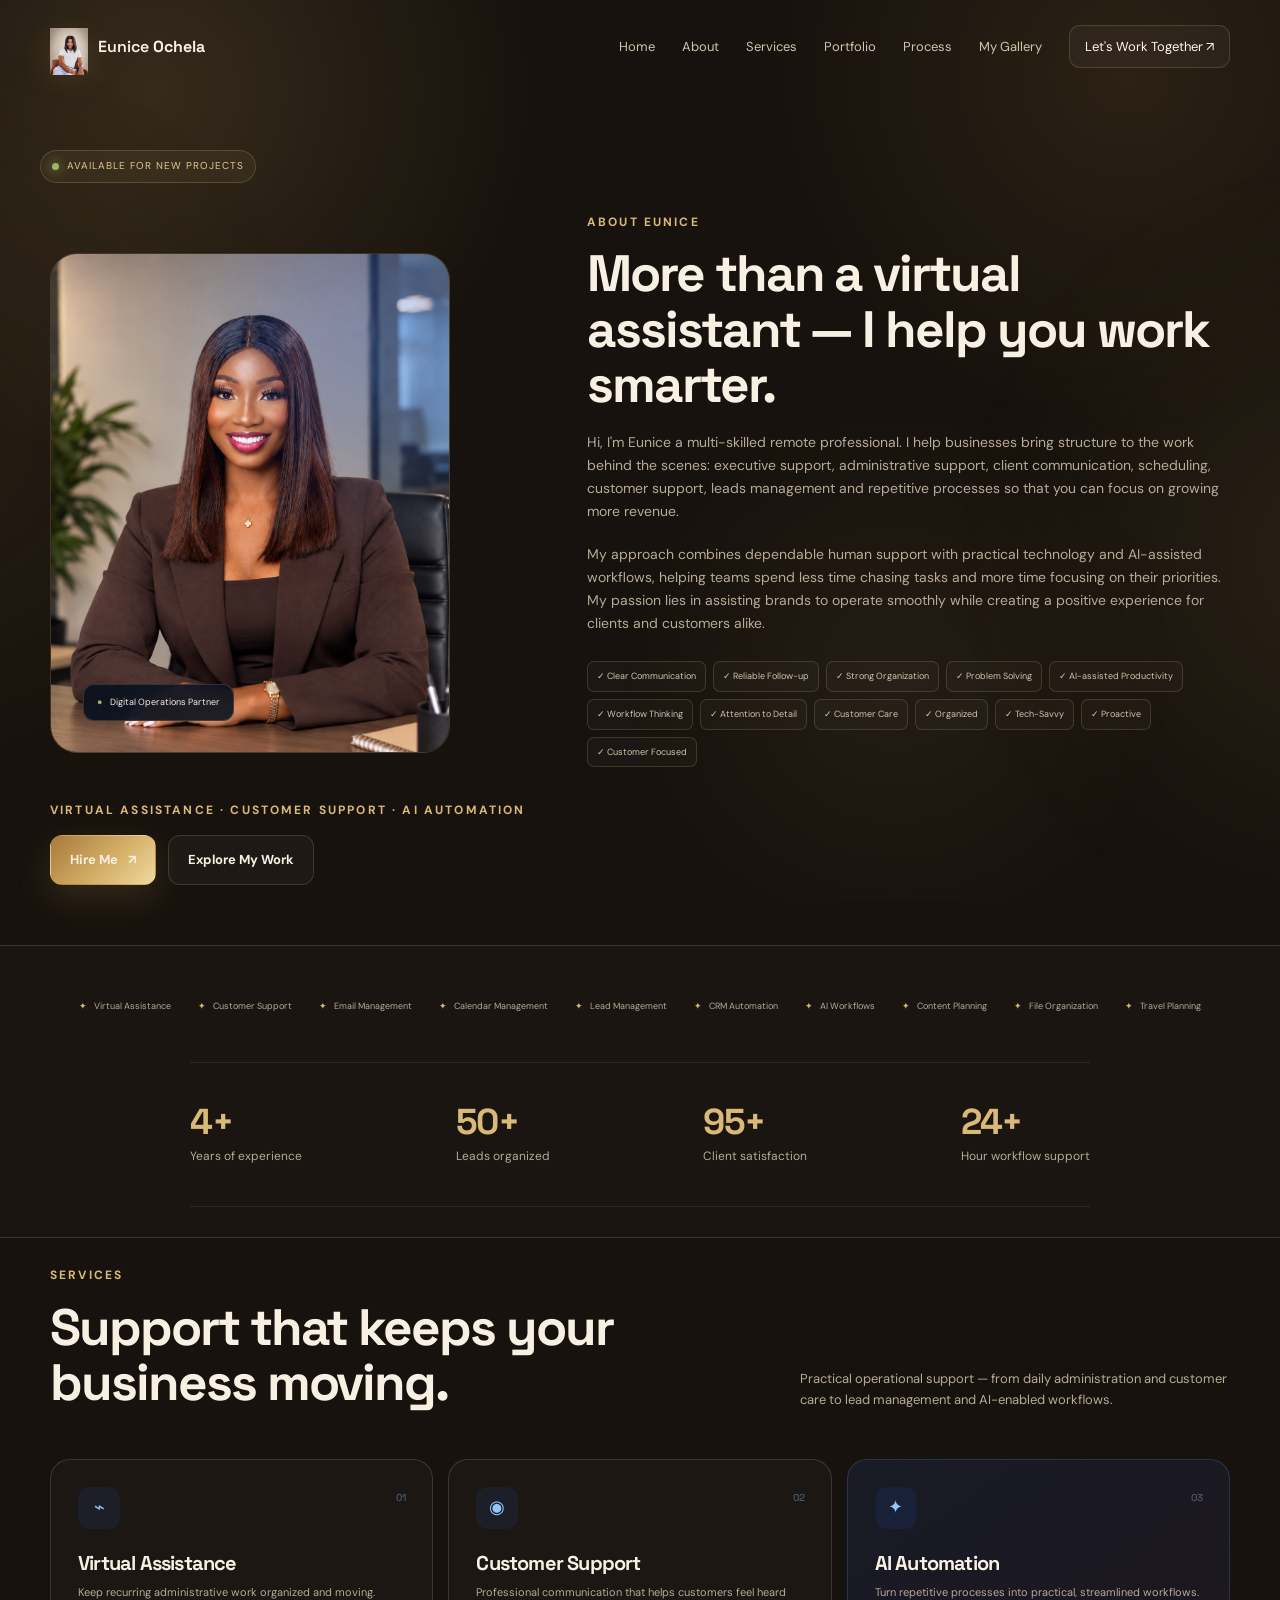
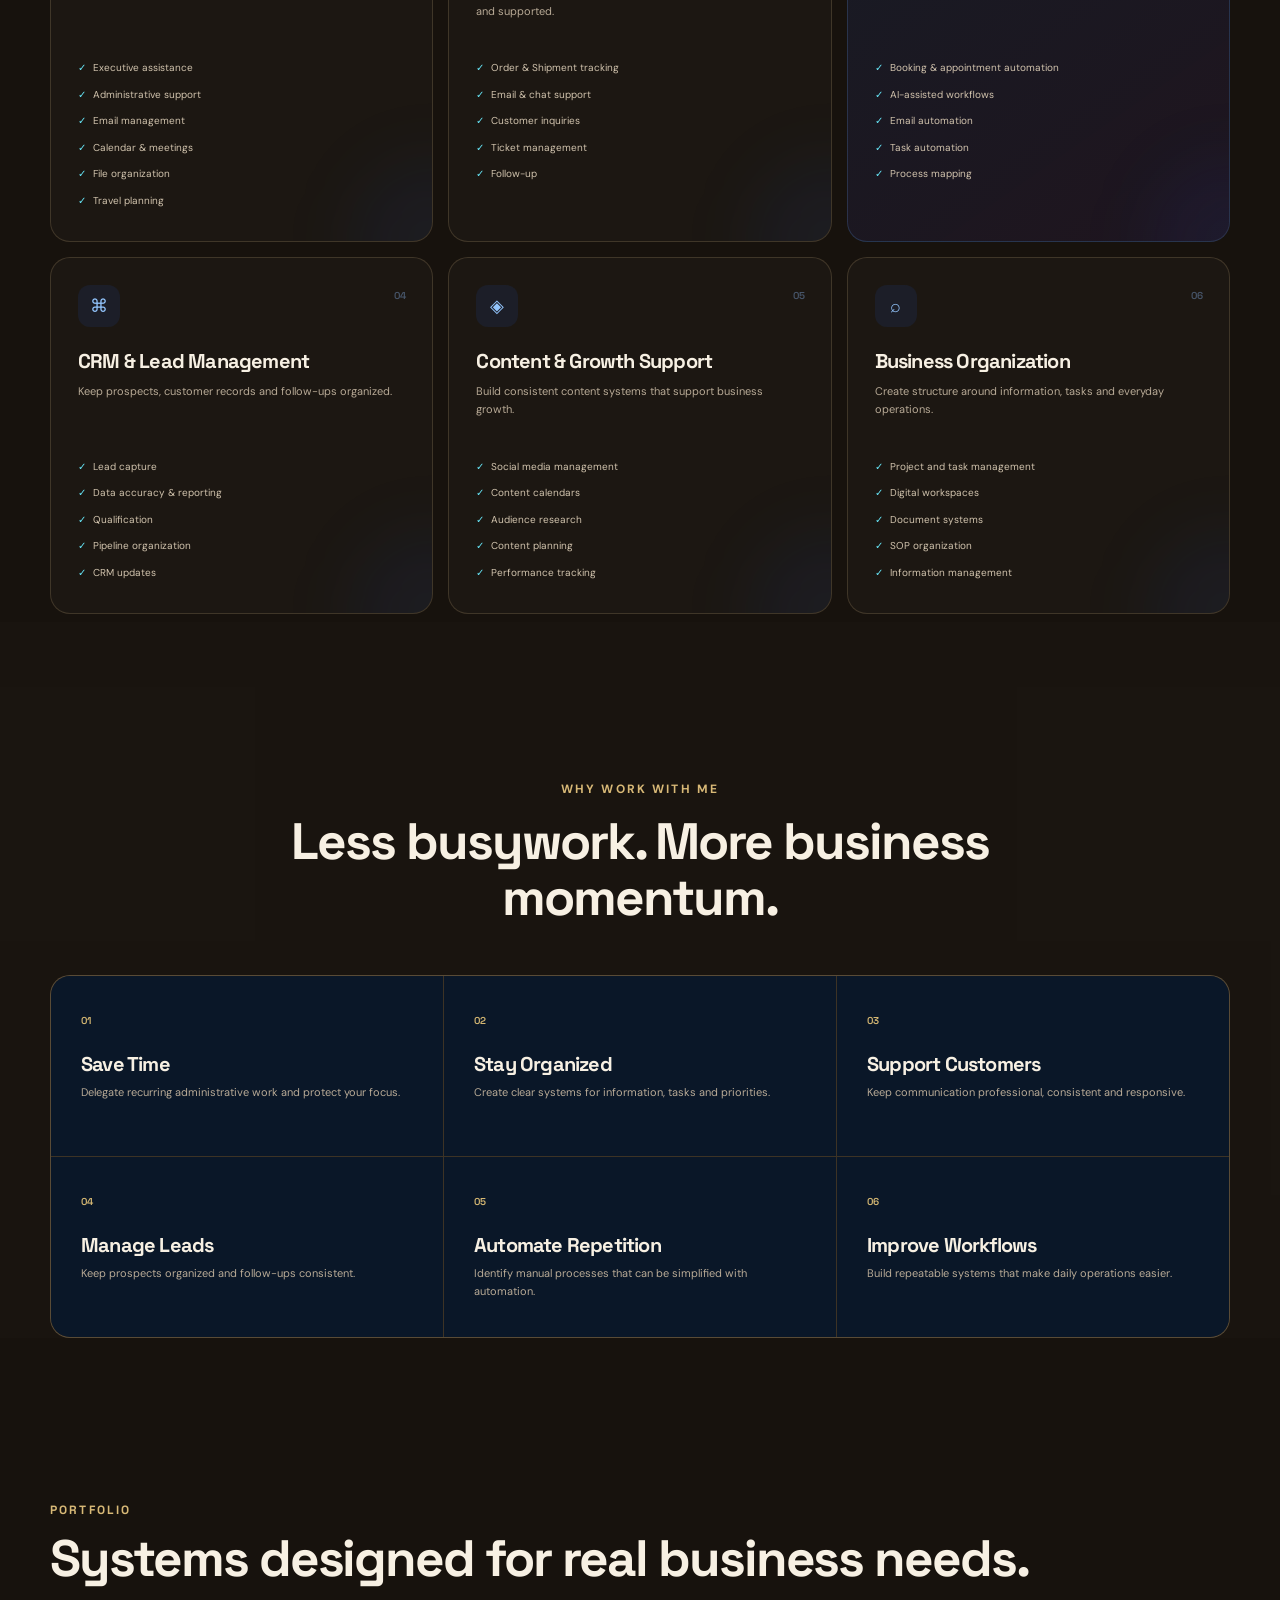
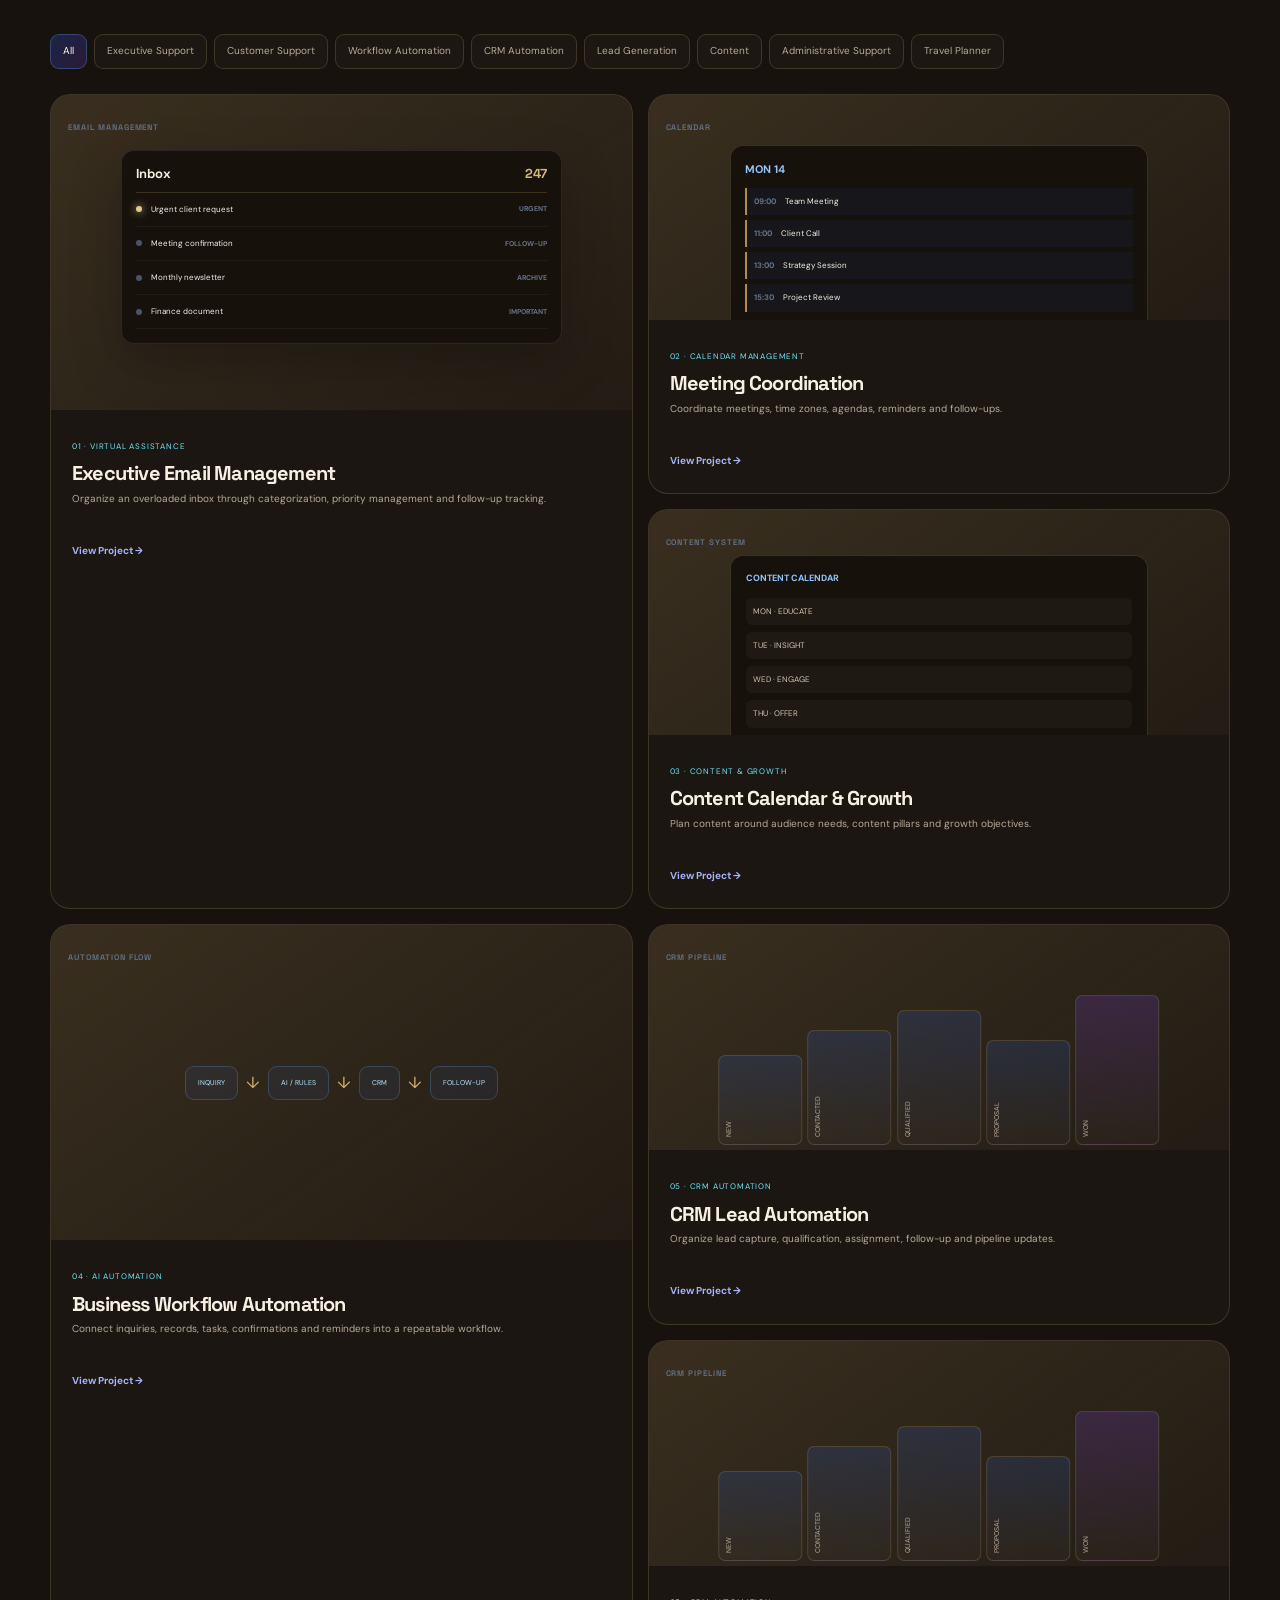
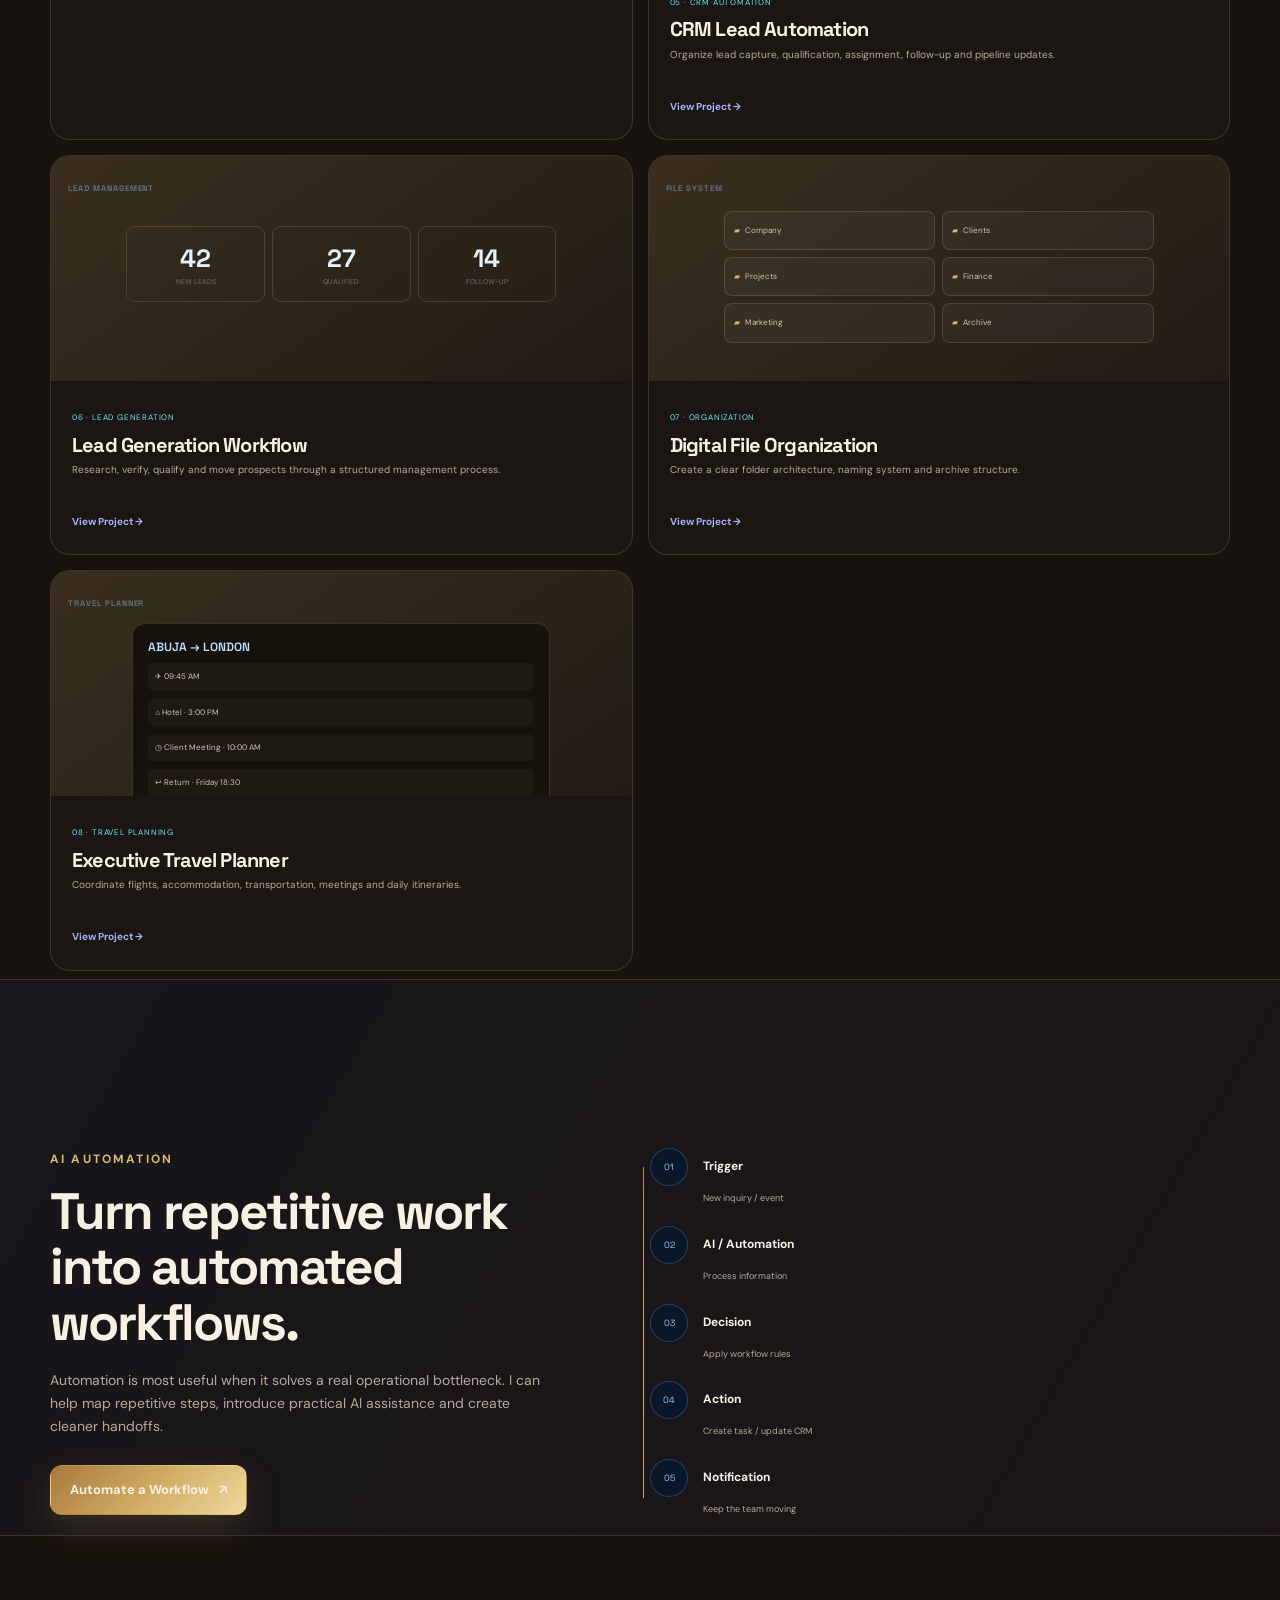
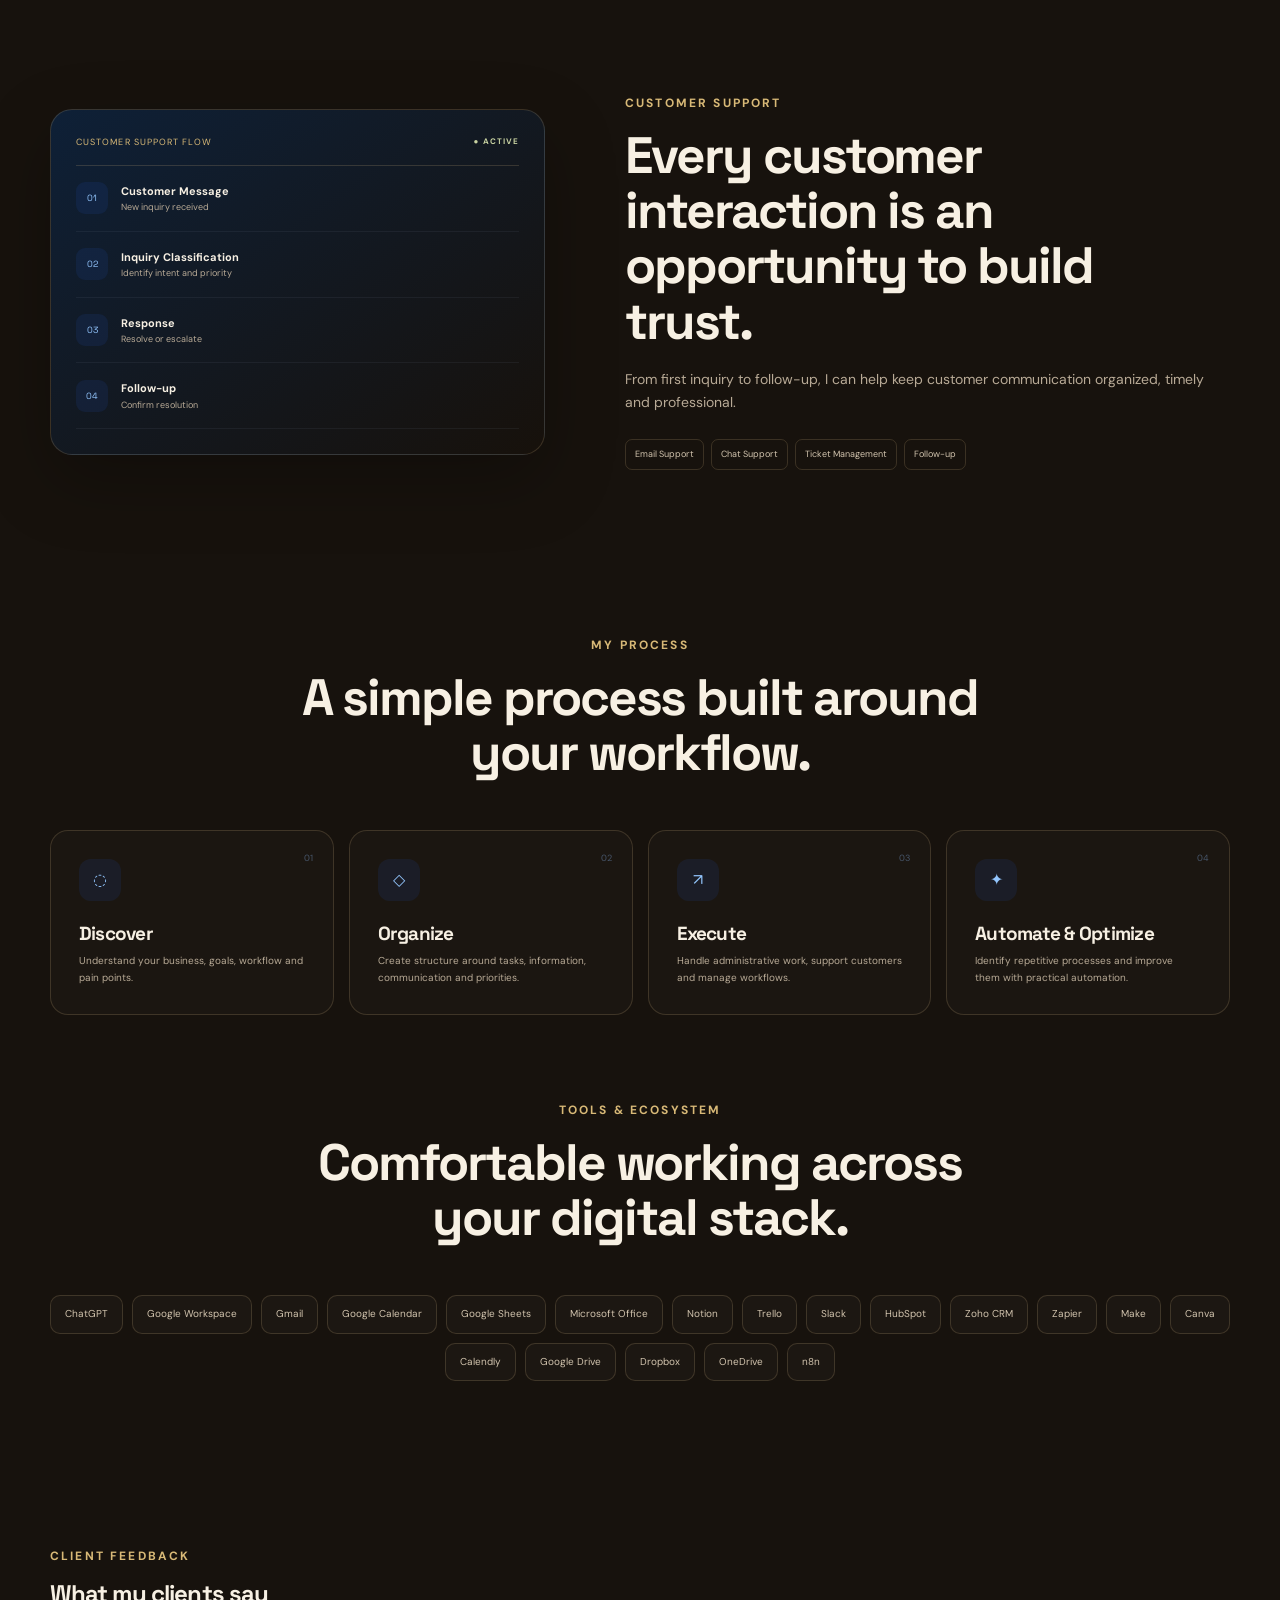
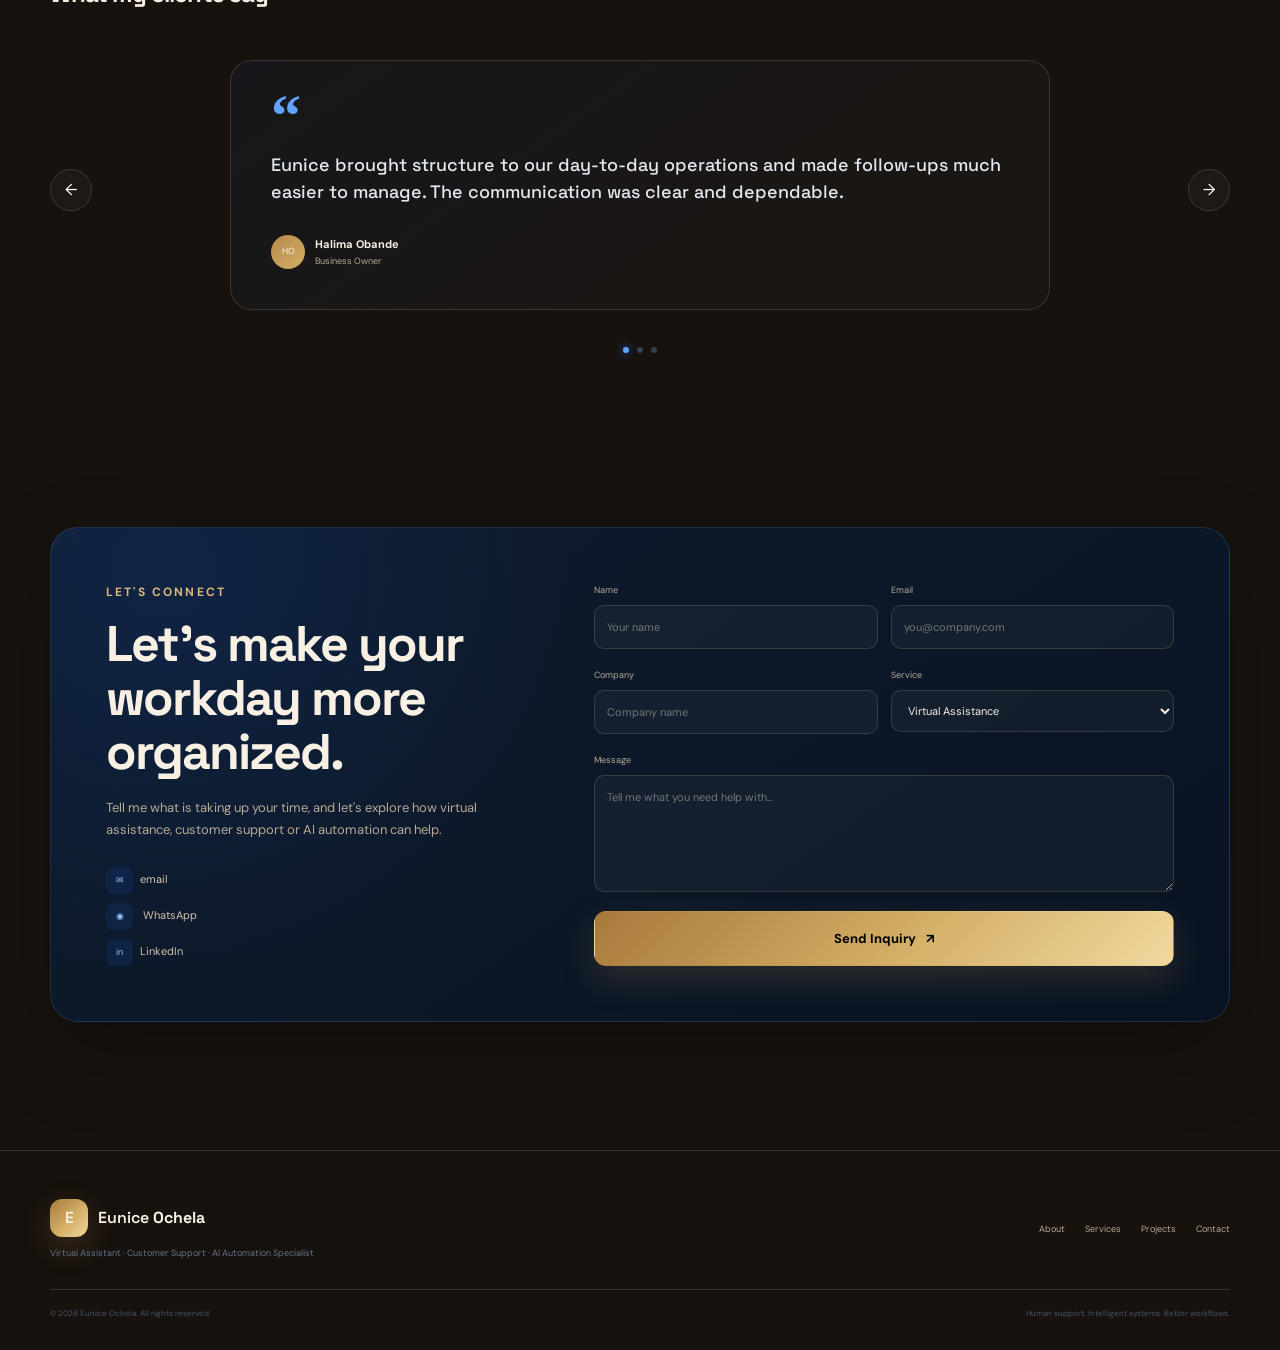
<file: index.html>
<!DOCTYPE html>
<html lang="en">
<head>
  <meta charset="UTF-8">
  <meta name="viewport" content="width=device-width, initial-scale=1.0">
  <meta name="description" content="Eunice Ochela — Virtual Assistant, Customer Support and AI Automation Specialist helping businesses stay organized, support customers and streamline repetitive workflows.">
  <meta name="author" content="Eunice Ochela">
  <meta property="og:title" content="Eunice Ochela | Virtual Assistant & AI Automation Specialist">
  <meta property="og:description" content="Virtual assistance, customer support, lead management and AI-powered workflow automation.">
  <meta property="og:type" content="website">
  <title>Eunice Ochela | Virtual Assistant & AI Automation Specialist</title>
  <link rel="icon" href="images/favicon.svg" type="image/svg+xml">
  <link rel="preconnect" href="https://fonts.googleapis.com">
  <link rel="preconnect" href="https://fonts.gstatic.com" crossorigin>
  <link href="https://fonts.googleapis.com/css2?family=DM+Sans:wght@400;500;600;700&family=Space+Grotesk:wght@500;600;700&display=swap" rel="stylesheet">
  <link rel="stylesheet" href="css/style.css">
</head>
<body>
  <div class="bg-glow glow-a"></div>
  <div class="bg-glow glow-b"></div>

  <header class="navbar" id="navbar">
    <div class="container nav-inner">
      <a href="#home" class="brand"><span class="brand-mark"><img src="./images/enebo.jpeg" alt=""></span><span>Eunice <b>Ochela</b></span></a>
      <button class="menu-toggle" id="menuToggle" aria-label="Open navigation" aria-expanded="false">
        <span></span><span></span><span></span>
      </button>
      <nav class="nav-links" id="navLinks">
        <a href="#home">Home</a><a href="#about">About</a><a href="#services">Services</a>
        <a href="#projects">Portfolio</a><a href="#process">Process</a></a><a href="./gallery.html">My Gallery</a>
        <a class="nav-cta" href="#contact">Let's Work Together <span>↗</span></a>
      </nav>
    </div>
  </header>

  <main>
</div>
    <section class="section" id="about">
      <div class="availability"><i></i> Available for new projects</div>
      <div class="container about-grid">
        <div class="profile-card reveal">
          
            <img src="./images/ChatGPT Image Sep 27, 2026, 09_52_46 PM.png" alt="">
        
          <div class="profile-label"><i>●</i> Digital Operations Partner</div>
          <div class="profile-glow"></div>
        </div>
        
        <div class="section-copy reveal">
          <p class="eyebrow">ABOUT EUNICE</p>
          <h2>More than a virtual assistant — I help you work smarter.</span></h2>
          <p>Hi, I'm Eunice a multi-skilled remote professional. I help businesses bring structure to the work behind the scenes: executive support, administrative support, client communication, scheduling, customer support, leads management and repetitive processes so that you can focus on growing more revenue.</p>
          <p>My approach combines dependable human support with practical technology and AI-assisted workflows, helping teams spend less time chasing tasks and more time focusing on their priorities. My passion lies in assisting brands to operate smoothly while creating a positive experience for clients and customers alike.</p>
          <div class="quality-list">
            <span>✓ Clear Communication</span><span>✓ Reliable Follow-up</span><span>✓ Strong Organization</span>
            <span>✓ Problem Solving</span><span>✓ AI-assisted Productivity</span><span>✓ Workflow Thinking</span>
            <span>✓ Attention to Detail</span><span>✓ Customer Care</span><span>✓ Organized</span><span>✓ Tech-Savvy</span>
            <span>✓ Proactive</span><span>✓ Customer Focused</span>
          </div>
          
        </div>
      </div>
    </section>

    <!-- possible removal -->
    <!-- <section class="hero section" id="home" style="z-index: 100;"> -->
      <div class="container hero-grid">
        <div class="hero-copy reveal">
          <p class="eyebrow">VIRTUAL ASSISTANCE · CUSTOMER SUPPORT · AI AUTOMATION</p>
          </p>
          <div class="hero-actions">
            <a href="#contact" class="btn primary">Hire Me <span>↗</span></a>
            <a href="#projects" class="btn ghost">Explore My Work</a>
          </div>
        </div>
    </div>
    <br><br>
  <!-- </section> -->
    <section class="capability-strip">
     <br> 
      <div class="container capability-inner">
        <span>Virtual Assistance</span><span>Customer Support</span><span>Email Management</span><span>Calendar Management</span>
        <span>Lead Management</span><span>CRM Automation</span><span>AI Workflows</span><span>Content Planning</span>
        <span>File Organization</span><span>Travel Planning</span>
      </div>

    <div class="container stats-row">
  <div class="stat">
    <h3>4+</h3>
    <p>Years of experience</p>
  </div>
  <div class="stat">
    <h3>50+</h3>
    <p>Leads organized</p>
  </div>
  <div class="stat">
    <h3>95+</h3>
    <p>Client satisfaction</p>
  </div>
  <div class="stat">
    <h3>24+</h3>
    <p>Hour workflow support</p>
  </div>
  </section>

    <section class="section services-section" id="services", style="padding-top: 20px;">
      <div class="container">
        <div class="heading-row reveal">
          <div><p class="eyebrow">SERVICES</p><h2>Support that keeps your business moving.</span></h2></div>
          <p>Practical operational support — from daily administration and customer care to lead management and AI-enabled workflows.</p>
        </div>
        <div class="services-grid">
          <article class="service-card reveal"><div class="icon">⌁</div><small>01</small><h3>Virtual Assistance</h3><p>Keep recurring administrative work organized and moving.</p><ul><li>Executive assistance</li><li>Administrative support</li><li>Email management</li><li>Calendar & meetings</li><li>File organization</li><li>Travel planning</li></ul></article>
          <article class="service-card reveal"><div class="icon">◉</div><small>02</small><h3>Customer Support</h3><p>Professional communication that helps customers feel heard and supported.</p><ul><li>Order & Shipment tracking</li><li>Email & chat support</li><li>Customer inquiries</li><li>Ticket management</li><li>Follow-up</li></ul></article>
          <article class="service-card featured reveal"><div class="icon">✦</div><small>03</small><h3>AI Automation</h3><p>Turn repetitive processes into practical, streamlined workflows.</p><ul><li>Booking & appointment automation</li><li>AI-assisted workflows</li><li>Email automation</li><li>Task automation</li><li>Process mapping</li></ul></article>
          <article class="service-card reveal"><div class="icon">⌘</div><small>04</small><h3>CRM & Lead Management</h3><p>Keep prospects, customer records and follow-ups organized.</p><ul><li>Lead capture</li><li>Data accuracy & reporting</li><li>Qualification</li><li>Pipeline organization</li><li>CRM updates</li></ul></article>
          <article class="service-card reveal"><div class="icon">◈</div><small>05</small><h3>Content & Growth Support</h3><p>Build consistent content systems that support business growth.</p><ul><li>Social media management</li><li>Content calendars</li><li>Audience research</li><li>Content planning</li><li>Performance tracking</li></ul></article>
          <article class="service-card reveal"><div class="icon">⌕</div><small>06</small><h3>Business Organization</h3><p>Create structure around information, tasks and everyday operations.</p><ul><li>Project and task management</li><li>Digital workspaces</li><li>Document systems</li><li>SOP organization</li><li>Information management</li></ul></article>
        </div>
      </div>
    </section>

    <section class="section why-section">
      <div class="container">
        <div class="center-heading reveal"><p class="eyebrow">WHY WORK WITH ME</p><h2>Less busywork. More business momentum.</span></h2></div>
        <div class="why-grid">
          <div class="why-card reveal"><span>01</span><h3>Save Time</h3><p>Delegate recurring administrative work and protect your focus.</p></div>
          <div class="why-card reveal"><span>02</span><h3>Stay Organized</h3><p>Create clear systems for information, tasks and priorities.</p></div>
          <div class="why-card reveal"><span>03</span><h3>Support Customers</h3><p>Keep communication professional, consistent and responsive.</p></div>
          <div class="why-card reveal"><span>04</span><h3>Manage Leads</h3><p>Keep prospects organized and follow-ups consistent.</p></div>
          <div class="why-card reveal"><span>05</span><h3>Automate Repetition</h3><p>Identify manual processes that can be simplified with automation.</p></div>
          <div class="why-card reveal"><span>06</span><h3>Improve Workflows</h3><p>Build repeatable systems that make daily operations easier.</p></div>
        </div>
      </div>
    </section>

    <section class="section projects-section" id="projects">
      <div class="container">
        <div class="heading-row reveal">
          <div><h3 class="eyebrow">PORTFOLIO</h3><h2>Systems designed for real business needs.</span></h2></div>
          <p></p>
        </div>

        <div class="filters" id="filters">
          <button class="filter active" data-filter="all" id="all">All</button>
          <button class="filter" data-filter="virtual" id="executive">Executive Support</button>
          <button class="filter" data-filter="support" id="customer">Customer Support</button>
          <button class="filter" data-filter="automation" id="workflow">Workflow Automation</button>
           <button class="filter" data-filter="crm" id="crm">CRM Automation</button>
          <button class="filter" data-filter="lead" id="lead">Lead Generation</button>
          <button class="filter" data-filter="content" id="content">Content</button>
          <button class="filter" data-filter="organization" id="administrative">Administrative Support</button>
          <button class="filter" data-filter="travel" id="travel">Travel Planner</button>
        </div>

        <div class="projects-grid" id="projectGrid">
          <!-- <div>
              <div class="image-div">
                <img src="./images/email management.jpeg" alt="">
              </div>
              <div class="image-div">
              <img src="./images/email management.png" alt="">
            </div> -->
            <article class="project-card large" data-category="virtual" data-project="email">
              <div class="project-visual email-visual"><span class="visual-label">EMAIL MANAGEMENT</span><div class="inbox"><div class="inbox-head">Inbox <b>247</b></div><div class="mail-row hot"><i></i><span>Urgent client request</span><b>URGENT</b></div><div class="mail-row"><i></i><span>Meeting confirmation</span><b>FOLLOW-UP</b></div><div class="mail-row"><i></i><span>Monthly newsletter</span><b>ARCHIVE</b></div><div class="mail-row"><i></i><span>Finance document</span><b>IMPORTANT</b></div></div></div>
              <div class="project-info"><small>01 · VIRTUAL ASSISTANCE</small><h3>Executive Email Management</h3><p>Organize an overloaded inbox through categorization, priority management and follow-up tracking.</p><button class="case-btn" data-open="email">View Project →</button></div>
            </article>
          <!-- </div> -->
          <!-- <div> -->
              <!-- <div class="image-div"> 
                <img src="./images/meeting coordination.png" alt="">
              </div>
              <div class="image-div">
              <img src="./images/meeting scheduling 1.png" alt="">
              </div> -->
          <article class="project-card" data-category="virtual" data-project="calendar">
            <div class="project-visual calendar-visual"><span class="visual-label">CALENDAR</span><div class="calendar"><b>MON 14</b><div><strong>09:00</strong> Team Meeting</div><div><strong>11:00</strong> Client Call</div><div><strong>13:00</strong> Strategy Session</div><div><strong>15:30</strong> Project Review</div></div></div>
            <div class="project-info"><small>02 · CALENDAR MANAGEMENT</small><h3>Meeting Coordination</h3><p>Coordinate meetings, time zones, agendas, reminders and follow-ups.</p><button class="case-btn" data-open="calendar">View Project →</button></div>
          </article>
          <!-- </div>
          <div> -->
              <!-- <div class="image-div">
                <img src="./images/content calendar.png" alt="">
              </div>
              <div class="image-div">
              <img src="./images/strategic growth.jpeg" alt="">
              </div> -->
            <article class="project-card" data-category="content" data-project="content">
              <div class="project-visual content-visual"><span class="visual-label">CONTENT SYSTEM</span><div class="content-week"><b>CONTENT CALENDAR</b><span>MON · EDUCATE</span><span>TUE · INSIGHT</span><span>WED · ENGAGE</span><span>THU · OFFER</span><span>FRI · STORY</span></div></div>
              <div class="project-info"><small>03 · CONTENT & GROWTH</small><h3>Content Calendar & Growth</h3><p>Plan content around audience needs, content pillars and growth objectives.</p><button class="case-btn" data-open="content">View Project →</button></div>
            </article>
          <!-- </div>
          <div> -->
              <!-- <div class="image-div"> -->
                <!-- <img src="./images/Lead Generation workflow.png" alt="">
              </div>
              <div class="image-div">
              <img src="./images/leasd generation sheet.png" alt="">
              </div> -->
            <article class="project-card large" data-category="automation" data-project="workflow">
              <div class="project-visual workflow-visual"><span class="visual-label">AUTOMATION FLOW</span><div class="nodes"><span>INQUIRY</span><i>↓</i><span>AI / RULES</span><i>↓</i><span>CRM</span><i>↓</i><span>FOLLOW-UP</span></div></div>
              <div class="project-info"><small>04 · AI AUTOMATION</small><h3>Business Workflow Automation</h3><p>Connect inquiries, records, tasks, confirmations and reminders into a repeatable workflow.</p><button class="case-btn" data-open="workflow">View Project →</button></div>
            </article>
          <!-- </div> -->

          <!-- <div>
              <div class="image-div">
                <img src="./images/02a85f402c5f47728c907b980c8969f3.png" alt="">
              </div>
              <div class="image-div">
              <img src="./images/Screenshot 2026-05-05 185118.png" alt="">
              </div> -->
            <article class="project-card" data-category="crm" data-project="crm">
              <div class="project-visual crm-visual"><span class="visual-label">CRM PIPELINE</span><div class="pipeline"><span>NEW</span><span>CONTACTED</span><span>QUALIFIED</span><span>PROPOSAL</span><span>WON</span></div></div>
              <div class="project-info"><small>05 · CRM AUTOMATION</small><h3>CRM Lead Automation</h3><p>Organize lead capture, qualification, assignment, follow-up and pipeline updates.</p><button class="case-btn" data-open="crm">View Project →</button></div>
            </article>
          <!-- </div>

          <div>
              <div class="image-div">
                <img src="./images/02a85f402c5f47728c907b980c8969f3.png" alt="">
              </div>
              <div class="image-div">
              <img src="./images/Screenshot 2026-05-05 185118.png" alt="">
              </div> -->
            <article class="project-card" data-category="crm" data-project="crm">
              <div class="project-visual crm-visual"><span class="visual-label">CRM PIPELINE</span><div class="pipeline"><span>NEW</span><span>CONTACTED</span><span>QUALIFIED</span><span>PROPOSAL</span><span>WON</span></div></div>
              <div class="project-info"><small>05 · CRM AUTOMATION</small><h3>CRM Lead Automation</h3><p>Organize lead capture, qualification, assignment, follow-up and pipeline updates.</p><button class="case-btn" data-open="crm">View Project →</button></div>
            </article>
          <!-- </div>

          <div>
              <div class="image-div">
                <img src="./images/02a85f402c5f47728c907b980c8969f3.png" alt="">
              </div>
              <div class="image-div">
              <img src="./images/Screenshot 2026-05-05 185118.png" alt="">
              </div> -->
          <article class="project-card" data-category="lead" data-project="lead">
            <div class="project-visual lead-visual"><span class="visual-label">LEAD MANAGEMENT</span><div class="lead-stats"><b>42<small>NEW LEADS</small></b><b>27<small>QUALIFIED</small></b><b>14<small>FOLLOW-UP</small></b></div></div>
            <div class="project-info"><small>06 · LEAD GENERATION</small><h3>Lead Generation Workflow</h3><p>Research, verify, qualify and move prospects through a structured management process.</p><button class="case-btn" data-open="lead">View Project →</button></div>
          </article>
          <!-- </div>

          <div>
              <div class="image-div">
                <img src="./images/02a85f402c5f47728c907b980c8969f3.png" alt="">
              </div>
              <div class="image-div">
              <img src="./images/Screenshot 2026-05-05 185118.png" alt="">
              </div> -->
            <article class="project-card" data-category="organization" data-project="files">
              <div class="project-visual files-visual"><span class="visual-label">FILE SYSTEM</span><div class="folders"><span>Company</span><span>Clients</span><span>Projects</span><span>Finance</span><span>Marketing</span><span>Archive</span></div></div>
              <div class="project-info"><small>07 · ORGANIZATION</small><h3>Digital File Organization</h3><p>Create a clear folder architecture, naming system and archive structure.</p><button class="case-btn" data-open="files">View Project →</button></div>
            </article>
          <!-- </div>

          <div>
              <div class="image-div">
                <img src="./images/02a85f402c5f47728c907b980c8969f3.png" alt="">
              </div>
              <div class="image-div">
              <img src="./images/Screenshot 2026-05-05 185118.png" alt="">
              </div> -->
            <article class="project-card" data-category="travel" data-project="travel">
              <div class="project-visual travel-visual"><span class="visual-label">TRAVEL PLANNER</span><div class="trip"><strong>ABUJA → LONDON</strong><span>✈ 09:45 AM</span><span>⌂ Hotel · 3:00 PM</span><span>◷ Client Meeting · 10:00 AM</span><span>↩ Return · Friday 18:30</span></div></div>
              <div class="project-info"><small>08 · TRAVEL PLANNING</small><h3>Executive Travel Planner</h3><p>Coordinate flights, accommodation, transportation, meetings and daily itineraries.</p><button class="case-btn" data-open="travel">View Project →</button></div>
            </article>
          <!-- </div> -->
        </div>
    
      </div>
    </section>

    <section class="section automation-section">
      <div class="container automation-grid">
        <div class="section-copy reveal">
          <p class="eyebrow">AI AUTOMATION</p>
          <h2>Turn repetitive work into automated workflows.</span></h2>
          <p>Automation is most useful when it solves a real operational bottleneck. I can help map repetitive steps, introduce practical AI assistance and create cleaner handoffs.</p>
          <a href="#contact" class="btn primary">Automate a Workflow <span>↗</span></a>
        </div>
        <div class="automation-flow reveal delay">
          <div class="flow-line"></div>
          <div class="flow-step"><b>01</b><span>Trigger</span><small>New inquiry / event</small></div>
          <div class="flow-step"><b>02</b><span>AI / Automation</span><small>Process information</small></div>
          <div class="flow-step"><b>03</b><span>Decision</span><small>Apply workflow rules</small></div>
          <div class="flow-step"><b>04</b><span>Action</span><small>Create task / update CRM</small></div>
          <div class="flow-step"><b>05</b><span>Notification</span><small>Keep the team moving</small></div>
        </div>
      </div>
    </section>

    <section class="section support-section">
      <div class="container support-grid">
        <div class="support-board reveal">
          <div class="board-head"><span>CUSTOMER SUPPORT FLOW</span><b>● ACTIVE</b></div>
          <div class="support-step"><i>01</i><div><strong>Customer Message</strong><small>New inquiry received</small></div></div>
          <div class="support-step"><i>02</i><div><strong>Inquiry Classification</strong><small>Identify intent and priority</small></div></div>
          <div class="support-step"><i>03</i><div><strong>Response</strong><small>Resolve or escalate</small></div></div>
          <div class="support-step"><i>04</i><div><strong>Follow-up</strong><small>Confirm resolution</small></div></div>
        </div>
        <div class="section-copy reveal">
          <p class="eyebrow">CUSTOMER SUPPORT</p>
          <h2>Every customer interaction is an opportunity to build trust.</span></h2>
          <p>From first inquiry to follow-up, I can help keep customer communication organized, timely and professional.</p>
          <div class="support-pills"><span>Email Support</span><span>Chat Support</span><span>Ticket Management</span><span>Follow-up</span></div>
        </div>
      </div>
    </section>

    <section class="section process-section" id="process">
      <div class="container">
        <div class="center-heading reveal"><p class="eyebrow">MY PROCESS</p><h2>A simple process built around your workflow.</span></h2></div>
        <div class="process-grid">
          <div class="process-card reveal"><span>01</span><i>◌</i><h3>Discover</h3><p>Understand your business, goals, workflow and pain points.</p></div>
          <div class="process-card reveal"><span>02</span><i>◇</i><h3>Organize</h3><p>Create structure around tasks, information, communication and priorities.</p></div>
          <div class="process-card reveal"><span>03</span><i>↗</i><h3>Execute</h3><p>Handle administrative work, support customers and manage workflows.</p></div>
          <div class="process-card reveal"><span>04</span><i>✦</i><h3>Automate & Optimize</h3><p>Identify repetitive processes and improve them with practical automation.</p></div>
        </div>
      </div>
    </section>

    <section class="section tools-section">
      <div class="container">
        <div class="center-heading reveal"><p class="eyebrow">TOOLS & ECOSYSTEM</p><h2>Comfortable working across your digital stack.</span></h2></div>
        <div class="tools-grid reveal">
          <span>ChatGPT</span><span>Google Workspace</span><span>Gmail</span><span>Google Calendar</span><span>Google Sheets</span>
          <span>Microsoft Office</span><span>Notion</span><span>Trello</span><span>Slack</span><span>HubSpot</span><span>Zoho CRM</span>
          <span>Zapier</span><span>Make</span><span>Canva</span><span>Calendly</span><span>Google Drive</span><span>Dropbox</span><span>OneDrive</span><span>n8n</span>
        </div>
      </div>
    </section>

    <section class="section testimonials-section">
      <div class="container">
        <div class="section-heading reveal"><div><p class="eyebrow">CLIENT FEEDBACK</p><h2>What my clients say</span></h2></div><br><br>
      </div>
      
        <div class="testimonial-wrap reveal">
          <button class="slider-btn prev" id="prevTestimonial" aria-label="Previous testimonial">←</button>
          <div class="testimonial-track" id="testimonialTrack">
            <article class="testimonial active"><div class="quote">“</div><p>Eunice brought structure to our day-to-day operations and made follow-ups much easier to manage. The communication was clear and dependable.</p><div class="client"><span>HO</span><div><strong>Halima Obande</strong><small>Business Owner</small></div></div></article>
            <article class="testimonial"><div class="quote">“</div><p>The workflow became much easier to understand once the repetitive steps were mapped out. The support process felt more organized and responsive.</p><div class="client"><span></span><div><strong>John Okpe</strong><small>Co-Founder (Relux Properties LTD)</small></div></div></article>
            <article class="testimonial"><div class="quote">“</div><p>Eunice brought real clarity and follow through to our growth team's process. Her thinking and attention to details made a possible difference.</p><div class="client"><span>JO</span><div><strong>Joshua Onuoha</strong><small>CEO (LifeTimehq)</small></div></div></article>
          </div>
          <button class="slider-btn next" id="nextTestimonial" aria-label="Next testimonial">→</button>
        </div>
        <div class="slider-dots" id="sliderDots"></div>
      </div>
    </section>

    <section class="section contact-section" id="contact">
      <div class="container contact-card reveal">
        <div class="contact-copy">
          <p class="eyebrow">LET'S CONNECT</p>
          <h2>Let's make your workday more organized.</span></h2>
          <p>Tell me what is taking up your time, and let's explore how virtual assistance, customer support or AI automation can help.</p>
          <div class="contact-details">
            <a href="mailto:euniceochela363@gmail.com"><i>✉</i>email</a>
            <a href="https://wa.me/2348139416408" target="_blank" rel="noopener"><i>◉</i> WhatsApp</a>
            <a href="https://www.linkedin.com/in/eunice-ochela-80285334a"><i>in</i>LinkedIn</a>
          </div>
        </div>
        <form class="contact-form" id="contactForm">
          <label>Name<input name="name" type="text" placeholder="Your name" required></label>
          <label>Email<input name="email" type="email" placeholder="you@company.com" required></label>
          <label>Company<input name="company" type="text" placeholder="Company name"></label>
          <label>Service<select name="service"><option>Virtual Assistance</option><option>Customer Support</option><option>Email Management</option><option>Calendar Management</option><option>AI Automation</option><option>CRM Automation</option><option>Lead Generation</option><option>Content Management</option><option>File Organization</option><option>Travel Planning</option></select></label>
          <label class="full">Message<textarea name="message" rows="5" placeholder="Tell me what you need help with..." required></textarea></label>
          <button class="btn primary full" type="submit">Send Inquiry <span>↗</span></button>
        </form>
      </div>
    </section>
  </main>

  <footer class="footer">
    <div class="container footer-top">
      <div><a href="#home" class="brand"><span class="brand-mark">E</span><span>Eunice <b>Ochela</b></span></a><p>Virtual Assistant · Customer Support · AI Automation Specialist</p></div>
      <div class="footer-links"><a href="#about">About</a><a href="#services">Services</a><a href="#projects">Projects</a><a href="#contact">Contact</a></div>
    </div>
    <div class="container footer-bottom"><span>© 2026 Eunice Ochela. All rights reserved.</span><span>Human support. Intelligent systems. Better workflows.</span></div>
  </footer>

  <div class="modal" id="projectModal" aria-hidden="true">
    <div class="modal-backdrop" data-close-modal></div>
    <div class="modal-panel" role="dialog" aria-modal="true" aria-labelledby="modalTitle">
      <button class="modal-close" id="modalClose" aria-label="Close project">×</button>
      <p class="eyebrow" id="modalCategory">PORTFOLIO PROJECT</p>
      <h2 id="modalTitle"></h2>
      <div class="modal-grid">
        <div><h4>The Challenge</h4><p id="modalChallenge"></p></div>
        <div><h4>The Solution</h4><p id="modalSolution"></p></div>
        <div><h4>Workflow</h4><pre id="modalWorkflow"></pre></div>
        <div><h4>Tools</h4><p id="modalTools"></p></div>
        <div class="modal-full"><h4>Expected Business Benefit</h4><p id="modalBenefit"></p></div>
      </div>

    </div>
  </div>

  <button class="back-top" id="backTop" aria-label="Back to top">↑</button>
  <div class="toast" id="toast"></div>
  <script src="js/script.js"></script>
</body>
</html>
</file>
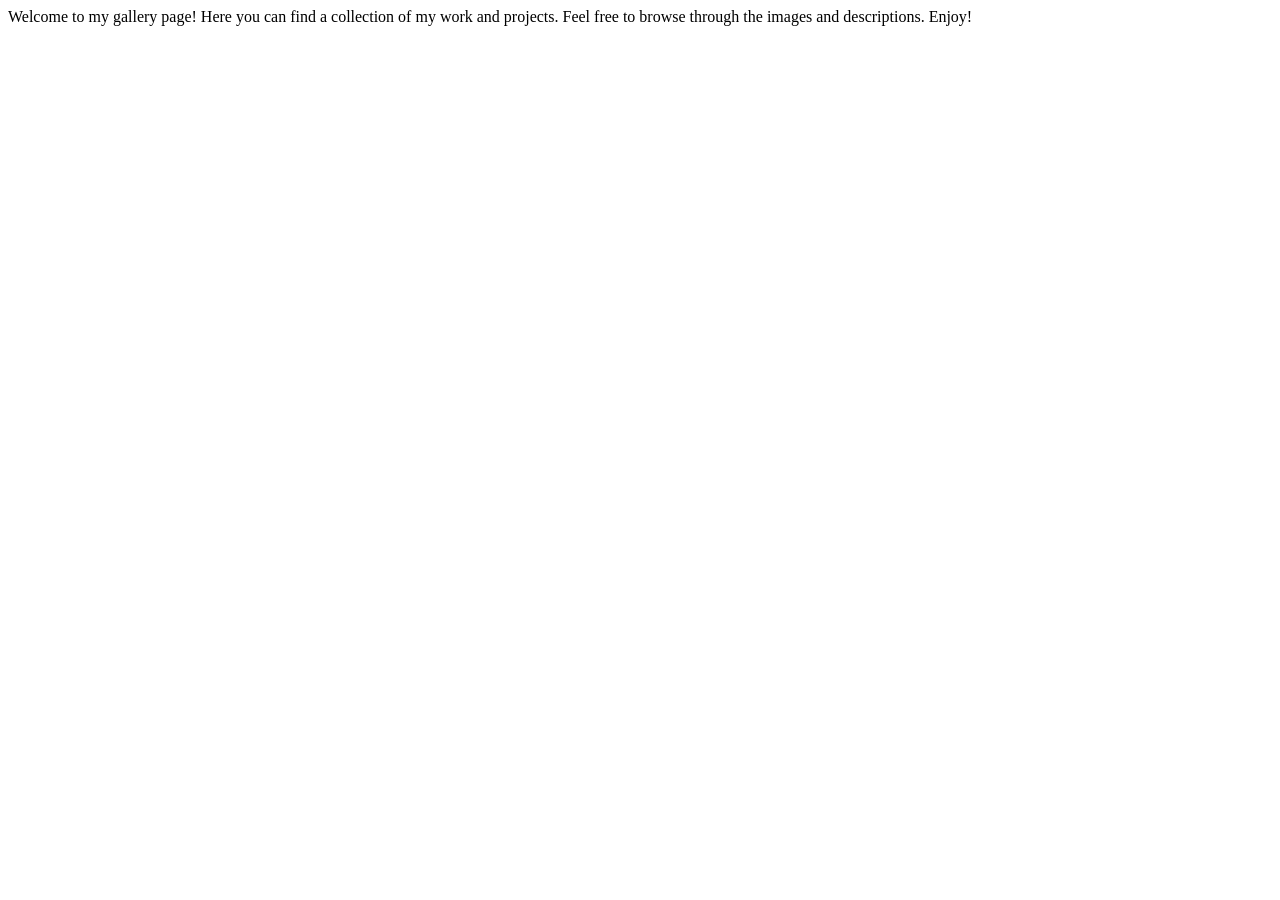
<file: gallery.html>
<!DOCTYPE html>
<html lang="en">
<head>
    <meta charset="UTF-8">
    <meta name="viewport" content="width=device-width, initial-scale=1.0">
    <title>Document</title>
</head>
<body>
    Welcome to my gallery page! Here you can find a collection of my work and projects. Feel free to browse through the images and descriptions. Enjoy!
</body>
</html>
</file>
<file: css/style.css>
/* Eunice Ochela Portfolio — HTML/CSS/Vanilla JS */
:root{--bg:#17120d;--surface:#241c14;--surface2:#30251a;--blue:#b58a4a;--purple:#d4af67;--cyan:#c9a96e;--text:#f7f0e3;--muted:#b8aa96;--line:rgba(148,163,184,.14);--max:1180px}
*{box-sizing:border-box;margin:0;padding:0}html{scroll-behavior:smooth}body{font-family:"DM Sans",sans-serif;background:var(--bg);color:var(--text);line-height:1.65;overflow-x:hidden}body:before{content:"";position:fixed;inset:0;z-index:-3;background:radial-gradient(circle at 12% 10%,rgba(37,99,235,.13),transparent 28%),radial-gradient(circle at 88% 8%,rgba(124,58,237,.11),transparent 26%),radial-gradient(circle at 70% 75%,rgba(6,182,212,.05),transparent 25%);pointer-events:none}a{text-decoration:none;color:inherit}button,input,select,textarea{font:inherit}button{cursor:pointer}.container{width:min(var(--max),calc(100% - 48px));margin:auto;margin-bottom: 8px;margin-top: 8px;}.section{padding-top: 150px; position:relative}.bg-glow{position:fixed;width:420px;height:420px;border-radius:50%;filter:blur(120px);opacity:.1;z-index:-2;pointer-events:none}.glow-a{background:var(--blue);left:-280px;top:25%}.glow-b{background:var(--purple);right:-280px;bottom:15%}
.navbar{position:fixed;z-index:100;top:0;width:100%;padding:17px 0;border-bottom:1px solid transparent;transition:.3s}.navbar.scrolled{background:rgba(7,17,31,.83);backdrop-filter:blur(18px);border-color:var(--line)}.nav-inner{display:flex;justify-content:space-between;align-items:center}.brand{display:flex;align-items:center;gap:10px;font-family:"Space Grotesk";font-weight:600}.brand b{font-weight:700}.brand-mark{width:38px;height:38px;display:grid;place-items:center;border-radius:12px;background:linear-gradient(135deg,var(--blue),var(--purple));box-shadow:0 10px 30px rgba(37,99,235,.24)}.nav-links{display:flex;align-items:center;gap:27px;color:#d2c4ae;font-size:13px}.nav-links a{transition:.25s}.nav-links a:hover{color:#fff8eb}.nav-cta{padding:10px 15px;border:1px solid var(--line);border-radius:11px;background:rgba(255,255,255,.035);color:#fff8eb!important}.menu-toggle{display:none;border:0;background:none;width:42px;height:42px}.menu-toggle span{display:block;width:24px;height:2px;background:#fff8eb;margin:5px auto;border-radius:2px}
.hero{min-height:790px;padding-top:10px;display:grid;align-items:center;overflow:hidden}.hero-grid{display:grid;grid-template-columns:1.02fr .98fr;gap:65px;align-items:center}.availability{display:inline-flex;align-items:center;gap:8px;padding:7px 11px;border-radius:99px;border:1px solid rgba(6,182,212,.2);background:rgba(6,182,212,.05);color:#e4c98d;font-size:10px;text-transform:uppercase;letter-spacing:.1em;margin-bottom:22px; margin-left: 40px;}.availability i{width:7px;height:7px;border-radius:50%;background:#9bb56b;box-shadow:0 0 12px #9bb56b}.eyebrow{font-size:12px;letter-spacing:.18em;color:#d8b977;font-weight:700;margin-bottom:14px}h1,h2,h3,h4{font-family:"Space Grotesk",sans-serif;line-height:1.08;letter-spacing:-.04em}.gradient-text{background:linear-gradient(100deg,#d6b873,#e0c58a 48%,#e5c98f);-webkit-background-clip:text;background-clip:text;color:transparent}h1{font-size:clamp(44px,5.2vw,75px);max-width:800px}.hero-text{color:var(--muted);font-size:16px;max-width:650px;margin:25px 0 29px}.hero-text strong{color:#eee4d2}.hero-actions{display:flex;gap:12px;flex-wrap:wrap}.btn{display:inline-flex;align-items:center;justify-content:center;gap:10px;border:1px solid transparent;border-radius:12px;padding:13px 19px;font-weight:700;font-size:13px;transition:.25s}.btn.primary{background:linear-gradient(135deg,var(--blue),var(--purple));box-shadow:0 13px 35px rgba(37,99,235,.2)}.btn.primary:hover{transform:translateY(-2px);box-shadow:0 17px 45px rgba(124,58,237,.3)}.btn.ghost{border-color:var(--line);background:rgba(255,255,255,.03)}.btn.ghost:hover{background:rgba(255,255,255,.07)}.hero-trust{display:flex;flex-wrap:wrap;gap:12px 20px;margin-top:40px;color:#d2c4ae;font-size:10px}.hero-trust span{padding:5px 8px;border:1px solid var(--line);border-radius:7px;background:rgba(255,255,255,.02)}
.hero-dashboard{min-height:520px;display:grid;place-items:center;position:relative}.orbit{position:absolute;border:1px solid rgba(96,165,250,.13);border-radius:50%;transform:rotate(-20deg)}.orbit-one{width:490px;height:300px}.orbit-two{width:350px;height:500px;transform:rotate(35deg)}.glass{background:linear-gradient(145deg,rgba(17,38,65,.91),rgba(8,20,35,.88));border:1px solid rgba(148,163,184,.16);backdrop-filter:blur(18px);box-shadow:0 35px 90px rgba(0,0,0,.3)}.dashboard{width:min(470px,100%);padding:25px;border-radius:25px;position:relative;z-index:2}.dashboard-head{display:flex;justify-content:space-between}.dashboard-head small{font-size:8px;letter-spacing:.15em;color:#d8b977}.dashboard-head h3{font-size:20px;margin-top:5px}.live{font-size:8px;color:#c9d3a2;padding:5px 8px;border:1px solid rgba(134,239,172,.2);border-radius:7px}.dash-metrics{display:grid;grid-template-columns:repeat(3,1fr);gap:9px;margin:23px 0}.dash-metrics div{padding:13px;border-radius:13px;background:rgba(255,255,255,.035);border:1px solid var(--line)}.dash-metrics small,.dash-metrics span{display:block;color:var(--muted);font-size:9px}.dash-metrics strong{font:700 28px "Space Grotesk";display:block;margin:2px 0}.dash-workflow{border-top:1px solid var(--line);padding-top:10px}.dash-workflow div{display:grid;grid-template-columns:10px 1fr auto;gap:10px;align-items:center;padding:9px 0;font-size:10px}.dash-workflow b{font-size:8px;color:#b8aa96}.dot{width:7px;height:7px;border-radius:50%;background:#334155}.dot.active{background:#e5c98f;box-shadow:0 0 12px #e5c98f}.dash-foot{border-top:1px solid var(--line);margin-top:8px;padding-top:14px;display:flex;align-items:center;gap:8px;font-size:9px;color:var(--muted)}.dash-foot strong{margin-left:auto;color:#e0c58a}.avatar{display:grid;place-items:center;width:26px;height:26px;border-radius:8px;background:linear-gradient(135deg,var(--blue),var(--purple));font-size:8px;color:#fff8eb}.float-tag{position:absolute;z-index:3;padding:9px 12px;border:1px solid var(--line);border-radius:11px;background:rgba(7,17,31,.84);backdrop-filter:blur(10px);box-shadow:0 15px 35px rgba(0,0,0,.2);font-size:9px;color:#dbeafe}.tag-one{top:18%;right:0}.tag-two{bottom:17%;left:0}.tag-three{bottom:4%;right:8%}
.capability-strip{border-top:1px solid var(--line);border-bottom:1px solid var(--line);background:rgba(255,255,255,.015);overflow:hidden}.capability-inner{display:flex;gap:27px;justify-content:center;flex-wrap:wrap;padding:18px 0}.capability-inner span{font-size:9px;color:#b8aa96;white-space:nowrap}.capability-inner span:before{content:"✦";color:#d6b873;margin-right:7px}
.about-grid{display:grid;grid-template-columns:.82fr 1.18fr;gap:90px;align-items:center}.profile-card{width:400px;height:500px;max-width:100%;box-sizing:border-box;border-radius:27px;border:1px solid var(--line);background:linear-gradient(145deg,#30251b,#17110b);position:relative;overflow:hidden}.profile-placeholder{height:100%;display:grid;place-content:center;text-align:center;border:1px dashed rgba(148,163,184,.23);border-radius:20px;background:linear-gradient(160deg,rgba(37,99,235,.08),rgba(124,58,237,.05));position:relative;z-index:2}.profile-placeholder span{font:700 92px "Space Grotesk";background:linear-gradient(135deg,#d6b873,#e0c58a);-webkit-background-clip:text;color:transparent}.profile-placeholder small{font-size:8px;letter-spacing:.18em;color:#64748b}.profile-label{position:absolute;z-index:3;left:32px;bottom:31px;padding:10px 13px;border-radius:11px;background:rgba(7,17,31,.88);border:1px solid var(--line);font-size:9px;backdrop-filter:blur(10px)}.profile-label i{color:#9bb56b;font-style:normal;margin-right:6px}.profile-glow{position:absolute;width:300px;height:300px;border-radius:50%;background:rgba(37,99,235,.25);filter:blur(55px);top:-80px;right:-80px}.section-copy h2,.heading-row h2,.center-heading h2{font-size:clamp(35px,4vw,53px)}.section-copy>p:not(.eyebrow){color:var(--muted);font-size:14px;margin-top:19px;max-width:700px}.quality-list{display:flex;flex-wrap:wrap;gap:7px;margin:26px 0}.quality-list span{font-size:9px;color:#d2c4ae;padding:7px 9px;border:1px solid var(--line);border-radius:7px;background:rgba(255,255,255,.025)}.text-link{display:inline-flex;gap:8px;color:#a5b4fc;font-weight:700;font-size:12px}
.heading-row{display:flex;justify-content:space-between;align-items:end;gap:45px;margin-bottom:48px}.heading-row>p{max-width:430px;color:var(--muted);font-size:13px}.services-grid{display:grid;grid-template-columns:repeat(3,1fr);gap:15px}.service-card{padding:27px;border-radius:20px;border:1px solid var(--line);background:rgba(255,255,255,.023);position:relative;overflow:hidden;transition:.3s}.service-card:hover{transform:translateY(-5px);border-color:rgba(96,165,250,.25)}.service-card:after{content:"";position:absolute;width:160px;height:160px;border-radius:50%;background:rgba(37,99,235,.07);filter:blur(35px);right:-80px;bottom:-80px}.service-card.featured{background:linear-gradient(145deg,rgba(37,99,235,.11),rgba(124,58,237,.08));border-color:rgba(96,165,250,.2)}.service-card .icon{width:42px;height:42px;border-radius:12px;display:grid;place-items:center;background:rgba(37,99,235,.1);color:#93c5fd;font-size:18px}.service-card>small{position:absolute;right:26px;top:31px;color:#475569;font:600 10px "Space Grotesk"}.service-card h3{font-size:20px;margin:24px 0 9px}.service-card p{font-size:11px;color:var(--muted);min-height:58px}.service-card ul{list-style:none;margin-top:14px}.service-card li{font-size:10px;color:#d2c4ae;padding:5px 0}.service-card li:before{content:"✓";color:#67e8f9;margin-right:7px}
.center-heading{text-align:center;margin-bottom:50px}.center-heading h2{max-width:760px;margin:auto}.why-section{background:rgba(255,255,255,.012)}.why-grid{display:grid;grid-template-columns:repeat(3,1fr);gap:1px;border:1px solid var(--line);border-radius:20px;overflow:hidden;background:var(--line)}.why-card{background:#0a1728;padding:30px;min-height:180px}.why-card>span{font:600 10px "Space Grotesk";color:#d6b873}.why-card h3{font-size:20px;margin:22px 0 7px}.why-card p{font-size:11px;color:var(--muted)}
.filters{display:flex;flex-wrap:wrap;gap:7px;margin-bottom:25px}.filter{padding:8px 12px;border:1px solid var(--line);border-radius:9px;background:rgba(255,255,255,.025);color:#b8aa96;font-size:10px;transition:.25s}.filter:hover,.filter.active{color:#fff8eb;background:linear-gradient(135deg,rgba(37,99,235,.25),rgba(124,58,237,.2));border-color:rgba(96,165,250,.3)}.projects-grid{display:grid;grid-template-columns:repeat(2,1fr);gap:15px}.project-card{border:1px solid var(--line);border-radius:20px;overflow:hidden;background:rgba(255,255,255,.02);transition:.3s}.project-card:hover{transform:translateY(-4px);border-color:rgba(96,165,250,.26)}.project-card.large{grid-row:span 2}.project-card.hidden{display:none}.project-visual{height:225px;background:#0c1b2e;position:relative;overflow:hidden;padding:17px}.project-card.large .project-visual{height:315px}.visual-label{font:600 8px "Space Grotesk";letter-spacing:.12em;color:#64748b}.inbox{position:absolute;left:12%;right:12%;top:55px;padding:14px;border:1px solid rgba(148,163,184,.14);border-radius:13px;background:#17110b;box-shadow:0 20px 50px rgba(0,0,0,.25)}.inbox-head{font:700 13px "Space Grotesk";padding-bottom:10px;border-bottom:1px solid var(--line)}.inbox-head b{float:right;color:#d6b873}.mail-row{display:grid;grid-template-columns:7px 1fr auto;gap:8px;align-items:center;padding:10px 0;border-bottom:1px solid rgba(148,163,184,.08);font-size:8px}.mail-row i{width:6px;height:6px;border-radius:50%;background:#475569}.mail-row.hot i{background:#e5c98f;box-shadow:0 0 8px #e5c98f}.mail-row b{font-size:7px;color:#64748b}.calendar-visual{background:linear-gradient(145deg,#102b4d,#0d1728)}.calendar{position:absolute;left:14%;right:14%;top:50px;border:1px solid var(--line);border-radius:13px;padding:14px;background:#17110b}.calendar>b{font-size:11px;display:block;margin-bottom:10px;color:#93c5fd}.calendar div{font-size:8px;padding:7px;border-left:2px solid #b58a4a;background:rgba(37,99,235,.07);margin:5px 0}.calendar strong{color:#64748b;margin-right:7px}.content-visual{background:radial-gradient(circle at 70% 30%,rgba(124,58,237,.25),transparent 45%),#0b182b}.content-week{position:absolute;left:14%;right:14%;top:45px;border:1px solid var(--line);border-radius:13px;background:#17110b;padding:15px;display:grid;gap:7px}.content-week b{font-size:9px;color:#93c5fd;margin-bottom:5px}.content-week span{font-size:8px;padding:7px;border-radius:6px;background:rgba(255,255,255,.035);color:#d2c4ae}.workflow-visual{background:radial-gradient(circle at 50% 50%,rgba(37,99,235,.2),transparent 55%),#0b182b}.nodes{position:absolute;inset:45px;display:flex;align-items:center;justify-content:center;gap:8px;flex-wrap:wrap}.nodes span{padding:10px 12px;border:1px solid rgba(96,165,250,.25);border-radius:9px;background:rgba(37,99,235,.08);font-size:7px;color:#bae6fd}.nodes i{font-style:normal;color:#d4af67}.crm-visual{background:linear-gradient(145deg,#10213b,#0b1728)}.pipeline{position:absolute;left:12%;right:12%;top:70px;display:flex;gap:5px;align-items:end}.pipeline span{writing-mode:vertical-rl;transform:rotate(180deg);height:90px;flex:1;padding:7px 4px;border:1px solid var(--line);border-radius:7px;background:linear-gradient(to top,rgba(37,99,235,.17),rgba(255,255,255,.02));font-size:7px;color:#b8aa96}.pipeline span:nth-child(2){height:115px}.pipeline span:nth-child(3){height:135px}.pipeline span:nth-child(4){height:105px}.pipeline span:nth-child(5){height:150px;background:linear-gradient(to top,rgba(124,58,237,.2),rgba(255,255,255,.02))}.lead-visual{background:radial-gradient(circle at 50% 50%,rgba(6,182,212,.18),transparent 50%),#0b182b}.lead-stats{position:absolute;left:13%;right:13%;top:70px;display:grid;grid-template-columns:repeat(3,1fr);gap:7px}.lead-stats b{padding:15px 8px;border:1px solid var(--line);border-radius:9px;text-align:center;font:700 25px "Space Grotesk";color:#e0f2fe}.lead-stats small{display:block;color:#64748b;font:7px "DM Sans";margin-top:3px}.files-visual{background:linear-gradient(145deg,#132842,#0b1728)}.folders{position:absolute;left:13%;right:13%;top:55px;display:grid;grid-template-columns:repeat(2,1fr);gap:7px}.folders span{padding:12px 9px;border:1px solid var(--line);border-radius:8px;background:rgba(255,255,255,.035);font-size:8px;color:#d2c4ae}.folders span:before{content:"▰";color:#d6b873;margin-right:5px}.travel-visual{background:radial-gradient(circle at 70% 20%,rgba(37,99,235,.2),transparent 45%),#0c1a2d}.trip{position:absolute;left:14%;right:14%;top:52px;padding:15px;border:1px solid var(--line);border-radius:13px;background:#17110b;display:grid;gap:8px}.trip strong{font:600 12px "Space Grotesk";color:#bfdbfe}.trip span{font-size:8px;padding:7px;background:rgba(255,255,255,.035);border-radius:6px;color:#d2c4ae}.project-info{padding:21px}.project-info>small{font-size:8px;letter-spacing:.1em;color:#67e8f9}.project-info h3{font-size:20px;margin:6px 0}.project-info p{font-size:10px;color:var(--muted);min-height:40px}.case-btn{margin-top:12px;border:0;background:none;color:#a5b4fc;font-weight:700;font-size:10px}.sample-note{font-size:9px;color:#64748b;text-align:right;margin-top:12px}
.automation-section{border-top:1px solid var(--line);border-bottom:1px solid var(--line);background:linear-gradient(120deg,rgba(37,99,235,.06),rgba(124,58,237,.05))}.automation-grid,.support-grid{display:grid;grid-template-columns:.9fr 1.1fr;gap:80px;align-items:center}.automation-grid .btn{margin-top:27px}.automation-flow{position:relative;padding-left:25px}.flow-line{position:absolute;left:18px;top:29px;bottom:29px;width:1px;background:linear-gradient(#b58a4a,#d4af67,#c9a96e)}.flow-step{display:grid;grid-template-columns:38px 1fr;gap:15px;align-items:center;padding:10px 0}.flow-step>b{width:38px;height:38px;display:grid;place-items:center;border:1px solid rgba(96,165,250,.3);border-radius:50%;background:#0a1728;color:#93c5fd;font:9px "Space Grotesk";z-index:1}.flow-step span,.flow-step small{grid-column:2}.flow-step span{font-size:12px;font-weight:700}.flow-step small{font-size:9px;color:var(--muted);margin-top:-10px}
.support-board{padding:25px;border:1px solid var(--line);border-radius:22px;background:linear-gradient(145deg,#0e2037,#17110b);box-shadow:0 25px 70px rgba(0,0,0,.25)}.board-head{display:flex;justify-content:space-between;border-bottom:1px solid var(--line);padding-bottom:15px;font-size:9px;color:#d8b977;letter-spacing:.12em}.board-head b{color:#c9d3a2;font-size:8px}.support-step{display:flex;gap:13px;align-items:center;padding:16px 0;border-bottom:1px solid rgba(148,163,184,.08)}.support-step i{display:grid;place-items:center;width:32px;height:32px;border-radius:9px;background:rgba(37,99,235,.1);color:#93c5fd;font:9px "Space Grotesk";font-style:normal}.support-step div{display:flex;flex-direction:column}.support-step strong{font-size:11px}.support-step small{font-size:9px;color:var(--muted)}.support-pills{display:flex;flex-wrap:wrap;gap:7px;margin-top:25px}.support-pills span{font-size:9px;padding:7px 9px;border:1px solid var(--line);border-radius:7px;color:#d2c4ae}
.process-grid{display:grid;grid-template-columns:repeat(4,1fr);gap:15px}.process-card{position:relative;padding:28px;border:1px solid var(--line);border-radius:18px;background:rgba(255,255,255,.02)}.process-card>span{position:absolute;right:20px;top:20px;color:#475569;font-size:9px}.process-card>i{display:grid;place-items:center;width:42px;height:42px;border-radius:12px;background:rgba(37,99,235,.1);color:#93c5fd;font-style:normal}.process-card h3{font-size:19px;margin:23px 0 8px}.process-card p{font-size:10px;color:var(--muted)}
.tools-section{padding-top:70px}.tools-grid{display:flex;justify-content:center;flex-wrap:wrap;gap:9px}.tools-grid span{padding:10px 14px;border:1px solid var(--line);border-radius:10px;background:rgba(255,255,255,.025);font-size:10px;color:#d2c4ae}
.testimonial-wrap{display:flex;align-items:center;gap:15px}.testimonial-track{flex:1;position:relative;min-height:260px}.testimonial{display:none;max-width:820px;margin:auto;padding:40px;border:1px solid var(--line);border-radius:22px;background:linear-gradient(145deg,rgba(37,99,235,.06),rgba(255,255,255,.02));animation:fade .35s ease}.testimonial.active{display:block}.quote{font:700 60px Georgia;color:#60a5fa;line-height:.5}.testimonial p{font:500 18px "Space Grotesk";line-height:1.5;margin:20px 0 30px;color:#e2e8f0}.client{display:flex;align-items:center;gap:10px}.client>span{display:grid;place-items:center;width:34px;height:34px;border-radius:50%;background:linear-gradient(135deg,var(--blue),var(--purple));font-size:9px}.client div{display:flex;flex-direction:column}.client strong{font-size:11px}.client small{font-size:9px;color:var(--muted)}.slider-btn{flex:0 0 42px;width:42px;height:42px;border-radius:50%;border:1px solid var(--line);background:rgba(255,255,255,.03);color:#fff}.slider-btn:hover{background:rgba(255,255,255,.08)}.slider-dots{text-align:center;margin-top:15px}.slider-dots button{width:6px;height:6px;border:0;border-radius:50%;background:#334155;margin:0 4px}.slider-dots button.active{background:#60a5fa;box-shadow:0 0 10px #2563eb}
.contact-section{padding-bottom:120px}.contact-card{display:grid;grid-template-columns:.85fr 1.15fr;gap:60px;padding:55px;border-radius:28px;border:1px solid rgba(96,165,250,.18);background:radial-gradient(circle at 10% 10%,rgba(37,99,235,.12),transparent 35%),linear-gradient(145deg,rgba(14,29,50,.92),rgba(9,20,35,.96));box-shadow:0 30px 80px rgba(0,0,0,.25)}.contact-copy h2{font-size:clamp(34px,4vw,50px)}.contact-copy>p:not(.eyebrow){font-size:13px;color:var(--muted);margin-top:18px}.contact-details{display:flex;flex-direction:column;gap:9px;margin-top:27px}.contact-details a{font-size:11px;color:#d2c4ae}.contact-details i{display:inline-grid;place-items:center;width:27px;height:27px;border-radius:8px;background:rgba(37,99,235,.12);color:#93c5fd;font-style:normal;font-size:9px;margin-right:7px}.contact-form{display:grid;grid-template-columns:1fr 1fr;gap:13px}.contact-form label{font-size:9px;color:#b8aa96}.contact-form input,.contact-form select,.contact-form textarea{display:block;width:100%;margin-top:7px;padding:12px;border-radius:10px;border:1px solid var(--line);background:rgba(255,255,255,.035);color:#f7f0e3;outline:none;font-size:11px}.contact-form option{background:#0b1728}.contact-form input:focus,.contact-form select:focus,.contact-form textarea:focus{border-color:rgba(96,165,250,.6);box-shadow:0 0 0 3px rgba(37,99,235,.08)}.full{grid-column:1/-1}.form-note{grid-column:1/-1;color:#64748b;font-size:8px}
.footer{border-top:1px solid var(--line);padding:40px 0 22px}.footer-top{display:flex;justify-content:space-between;gap:30px}.footer-top p{color:#64748b;font-size:9px;margin-top:9px}.footer-links{display:flex;gap:20px;align-items:center}.footer-links a{font-size:9px;color:#b8aa96}.footer-bottom{display:flex;justify-content:space-between;border-top:1px solid var(--line);margin-top:28px;padding-top:17px;color:#475569;font-size:8px}
.modal{display:none;position:fixed;inset:0;z-index:200}.modal.open{display:block}.modal-backdrop{position:absolute;inset:0;background:rgba(2,8,18,.78);backdrop-filter:blur(8px)}.modal-panel{position:relative;width:min(760px,calc(100% - 30px));max-height:85vh;overflow:auto;margin:7vh auto;background:linear-gradient(145deg,#11233c,#081522);border:1px solid rgba(96,165,250,.2);border-radius:24px;padding:35px;box-shadow:0 35px 100px rgba(0,0,0,.5);animation:modalIn .25s ease}.modal-close{position:absolute;right:18px;top:16px;width:34px;height:34px;border:1px solid var(--line);border-radius:9px;background:rgba(255,255,255,.04);color:#fff8eb;font-size:22px}.modal-panel h2{font-size:34px;margin-bottom:28px}.modal-grid{display:grid;grid-template-columns:1fr 1fr;gap:20px}.modal-grid>div{padding:17px;border:1px solid var(--line);border-radius:14px;background:rgba(255,255,255,.025)}.modal-grid h4{font-size:12px;color:#93c5fd;margin-bottom:8px}.modal-grid p{font-size:10px;color:var(--muted)}.modal-grid pre{white-space:pre-wrap;font:9px/1.7 "DM Sans";color:#d2c4ae}.modal-full{grid-column:1/-1}.sample-badge{display:inline-block;margin-top:18px;padding:7px 10px;border-radius:7px;background:rgba(124,58,237,.1);border:1px solid rgba(124,58,237,.2);color:#c4b5fd;font-size:8px}@keyframes modalIn{from{opacity:0;transform:translateY(12px)}to{opacity:1;transform:none}}
.back-top{position:fixed;right:22px;bottom:22px;width:40px;height:40px;border:1px solid var(--line);border-radius:11px;background:rgba(8,18,31,.9);color:#fff8eb;opacity:0;pointer-events:none;transition:.25s;z-index:120}.back-top.show{opacity:1;pointer-events:auto}.toast{position:fixed;z-index:250;left:50%;bottom:24px;transform:translate(-50%,20px);opacity:0;pointer-events:none;background:#12253e;border:1px solid var(--line);padding:11px 16px;border-radius:10px;color:#dbeafe;font-size:10px;transition:.3s}.toast.show{opacity:1;transform:translate(-50%,0)}.reveal{opacity:0;transform:translateY(22px);transition:.7s ease}.reveal.visible{opacity:1;transform:none}.delay{transition-delay:.12s}
@media(max-width:1000px){.hero-grid,.about-grid,.automation-grid,.support-grid,.contact-card{grid-template-columns:1fr}.hero{min-height:auto}.hero-dashboard{min-height:500px}.services-grid{grid-template-columns:repeat(2,1fr)}.why-grid{grid-template-columns:repeat(2,1fr)}.process-grid{grid-template-columns:repeat(2,1fr)}.faq-grid{grid-template-columns:1fr;gap:45px}.heading-row{align-items:flex-start;flex-direction:column;gap:15px}.contact-card{gap:40px}}
@media(max-width:760px){.container{width:min(var(--max),calc(100% - 30px))}.navbar{padding:12px 0}.menu-toggle{display:block}.nav-links{position:absolute;top:65px;left:15px;right:15px;display:none;flex-direction:column;align-items:stretch;padding:15px;border:1px solid var(--line);border-radius:16px;background:rgba(7,17,31,.97);backdrop-filter:blur(18px)}.nav-links.open{display:flex}.nav-links a{padding:8px}.nav-cta{text-align:center}.hero{padding-top:115px}.hero-grid{gap:10px}.hero-dashboard{min-height:430px}.dashboard{padding:19px}.orbit-one{width:350px;height:250px}.orbit-two{width:280px;height:400px}.float-tag{font-size:8px}.tag-one{right:-3px}.tag-two{left:-3px}.tag-three{right:0}.services-grid,.projects-grid{grid-template-columns:1fr}.project-card.large{grid-row:auto}.project-card.large .project-visual{height:250px}.why-grid{grid-template-columns:1fr}.process-grid{grid-template-columns:1fr 1fr}.contact-card{padding:30px 20px}.contact-form{grid-template-columns:1fr}.full{grid-column:auto}.form-note{grid-column:auto}.footer-top,.footer-bottom{flex-direction:column}.profile-card{width:400px;height:500px;max-width:100%}.modal-grid{grid-template-columns:1fr}.modal-full{grid-column:auto}.modal-panel{padding:27px 20px}.capability-inner{justify-content:flex-start;overflow:hidden;flex-wrap:nowrap;width:max-content;animation:marquee 28s linear infinite}.capability-strip{overflow:hidden}.heading-row h2,.center-heading h2{font-size:37px}}
@media(max-width:420px){h1{font-size:40px}.hero-text{font-size:14px}.dash-metrics{gap:5px}.dash-metrics div{padding:9px}.dash-metrics strong{font-size:22px}.process-grid{grid-template-columns:1fr}.profile-card{width:100%;height:500px;max-width:400px}.profile-label{left:24px}.section{padding:80px 0}}
@media(prefers-reduced-motion:reduce){html{scroll-behavior:auto}.reveal{opacity:1;transform:none;transition:none}.capability-inner{animation:none}.orbit{display:none}}
@keyframes marquee{from{transform:translateX(0)}to{transform:translateX(-50%)}}

/* Warm classy beige + champagne-gold visual system */
:root{--bg:#17120d;--surface:#241c14;--surface2:#30251a;--blue:#b58a4a;--purple:#d4af67;--cyan:#c9a96e;--text:#f7f0e3;--muted:#b8aa96;--line:rgba(205,177,125,.20)}
body:before{background:radial-gradient(circle at 12% 10%,rgba(212,175,103,.16),transparent 28%),radial-gradient(circle at 88% 8%,rgba(181,138,74,.13),transparent 26%),radial-gradient(circle at 70% 75%,rgba(201,169,110,.07),transparent 25%)}
.navbar.scrolled{background:rgba(23,18,13,.88)}
.brand-mark,.btn.primary{background:linear-gradient(135deg,#a8793b,#d4af67 55%,#f0d99f)}
.brand-mark{box-shadow:0 10px 30px rgba(181,138,74,.24)}
.gradient-text{background:linear-gradient(100deg,#b58a4a,#d4af67 48%,#f0d99f)}
.btn.primary{box-shadow:0 13px 35px rgba(181,138,74,.20)}
.btn.primary:hover{box-shadow:0 17px 45px rgba(212,175,103,.28)}
.glow-a{background:#b58a4a}.glow-b{background:#d4af67}
.glass{background:linear-gradient(145deg,rgba(48,37,26,.94),rgba(23,17,11,.91));border-color:rgba(205,177,125,.18)}
.profile-card{background:linear-gradient(145deg,#30251b,#17110b)}
.project-visual,.service-icon,.process-number{background:linear-gradient(145deg,rgba(212,175,103,.16),rgba(181,138,74,.05))}
.availability{border-color:rgba(201,169,110,.25);background:rgba(201,169,110,.07);color:#e4c98d}
.stats-row{display:flex;justify-content:space-between;max-width:900px;margin:30px auto;padding:40px 0;border-top:1px solid rgba(255,255,255,.08);border-bottom:1px solid rgba(255,255,255,.08)}.stats-row .stat h3{font-size:36px;font-weight:700;color:#d8b977;margin-bottom:5px}.stats-row .stat p{font-size:12px;color:var(--muted)}

img{width: 100%; height: auto; object-fit: cover;} .image-div{height: 300px; width: auto; object-fit: cover; margin-top: 10px;} .image-div img{ height: 100%; width: 100%; object-fit: cover; border-radius: 4px;}
</file>
